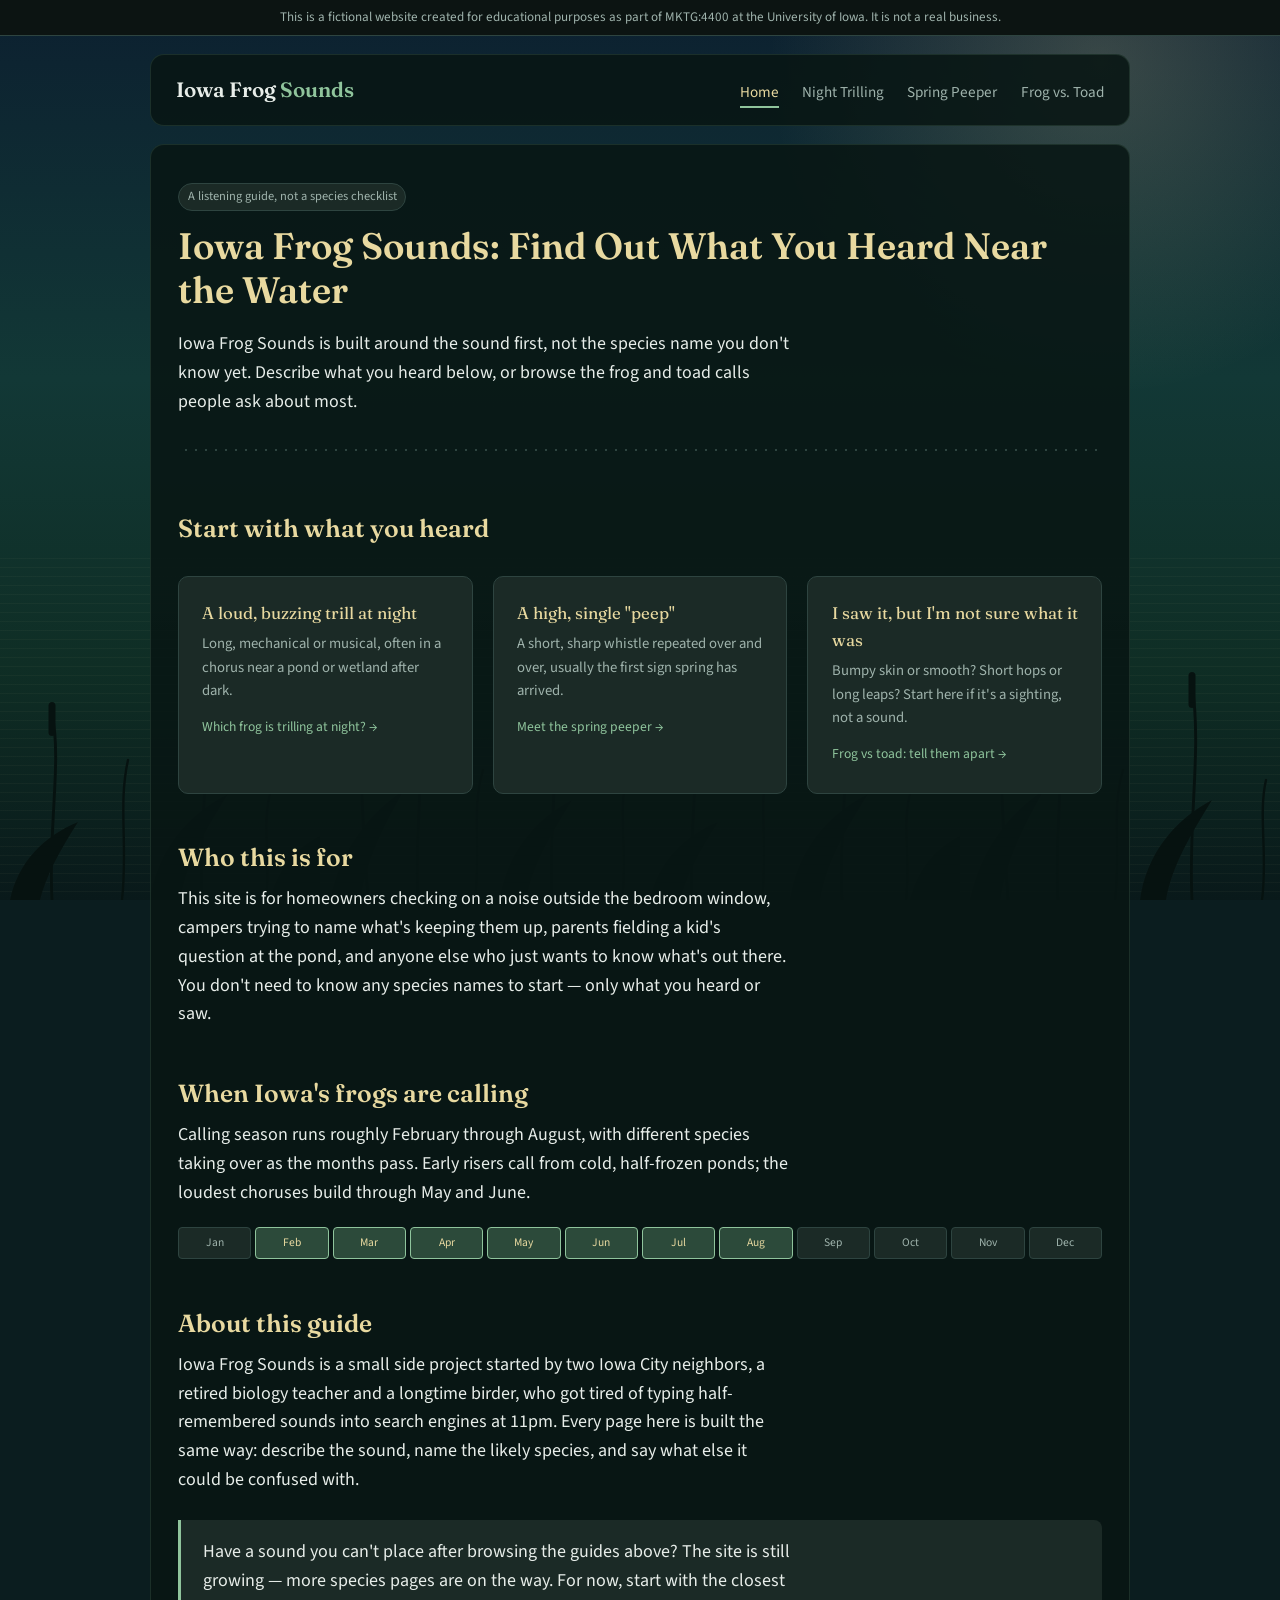
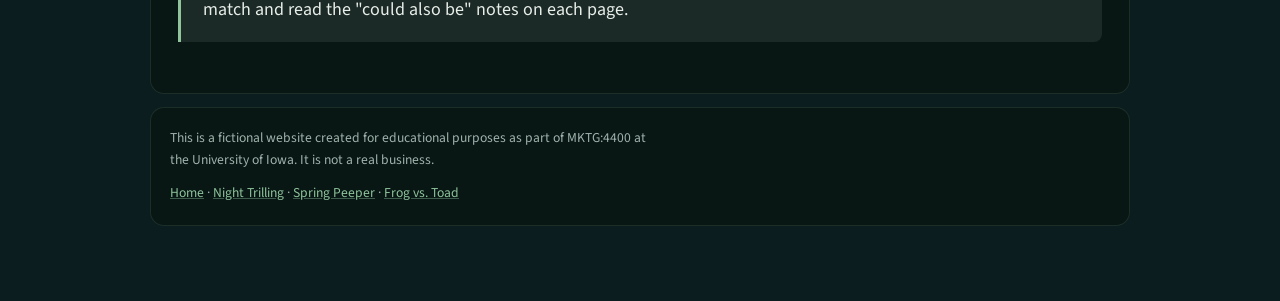
<file: index.html>
<!DOCTYPE html>
<html lang="en">
<head>
<meta charset="UTF-8">
<meta name="viewport" content="width=device-width, initial-scale=1">
<title>Iowa Frog Sounds: Identify Frogs and Toads by Their Call</title>
<meta name="description" content="A sound-first guide to Iowa's frogs and toads. Describe the call you heard near a pond, ditch, or yard and find out which species made it.">
<link rel="preconnect" href="https://fonts.googleapis.com">
<link rel="preconnect" href="https://fonts.gstatic.com" crossorigin>
<link href="https://fonts.googleapis.com/css2?family=Fraunces:wght@500;600&family=Source+Sans+3:wght@400;600&display=swap" rel="stylesheet">
<link rel="canonical" href="https://coopgolfs.github.io/frogs-in-iowa/">
<link rel="stylesheet" href="style.css">
</head>
<body>

<div class="notice">This is a fictional website created for educational purposes as part of MKTG:4400 at the University of Iowa. It is not a real business.</div>

<header class="site">
  <div class="brand">
    <a class="home-link" href="index.html" aria-current="page">Iowa Frog <span>Sounds</span></a>
    <nav class="main" aria-label="Primary">
      <ul>
        <li><a href="index.html" aria-current="page">Home</a></li>
        <li><a href="trilling-noise-iowa.html">Night Trilling</a></li>
        <li><a href="spring-peeper.html">Spring Peeper</a></li>
        <li><a href="frog-vs-toad.html">Frog vs. Toad</a></li>
      </ul>
    </nav>
  </div>
</header>

<main class="wide">
  <span class="tag">A listening guide, not a species checklist</span>
  <h1>Iowa Frog Sounds: Find Out What You Heard Near the Water</h1>
  <p class="lede">Iowa Frog Sounds is built around the sound first, not the species name you don't know yet. Describe what you heard below, or browse the frog and toad calls people ask about most.</p>

  <div class="wave" aria-hidden="true"></div>

  <h2>Start with what you heard</h2>
  <div class="grid">
    <a class="card" href="trilling-noise-iowa.html">
      <div class="sound">A loud, buzzing trill at night</div>
      <p>Long, mechanical or musical, often in a chorus near a pond or wetland after dark.</p>
      <span class="go">Which frog is trilling at night? →</span>
    </a>
    <a class="card" href="spring-peeper.html">
      <div class="sound">A high, single "peep"</div>
      <p>A short, sharp whistle repeated over and over, usually the first sign spring has arrived.</p>
      <span class="go">Meet the spring peeper →</span>
    </a>
    <a class="card" href="frog-vs-toad.html">
      <div class="sound">I saw it, but I'm not sure what it was</div>
      <p>Bumpy skin or smooth? Short hops or long leaps? Start here if it's a sighting, not a sound.</p>
      <span class="go">Frog vs toad: tell them apart →</span>
    </a>
  </div>

  <h2>Who this is for</h2>
  <p>This site is for homeowners checking on a noise outside the bedroom window, campers trying to name what's keeping them up, parents fielding a kid's question at the pond, and anyone else who just wants to know what's out there. You don't need to know any species names to start — only what you heard or saw.</p>

  <h2>When Iowa's frogs are calling</h2>
  <p>Calling season runs roughly February through August, with different species taking over as the months pass. Early risers call from cold, half-frozen ponds; the loudest choruses build through May and June.</p>
  <div class="calendar" aria-label="Frog and toad calling season by month">
    <div class="month">Jan</div>
    <div class="month active">Feb</div>
    <div class="month active">Mar</div>
    <div class="month active">Apr</div>
    <div class="month active">May</div>
    <div class="month active">Jun</div>
    <div class="month active">Jul</div>
    <div class="month active">Aug</div>
    <div class="month">Sep</div>
    <div class="month">Oct</div>
    <div class="month">Nov</div>
    <div class="month">Dec</div>
  </div>

  <h2>About this guide</h2>
  <p>Iowa Frog Sounds is a small side project started by two Iowa City neighbors, a retired biology teacher and a longtime birder, who got tired of typing half-remembered sounds into search engines at 11pm. Every page here is built the same way: describe the sound, name the likely species, and say what else it could be confused with.</p>

  <div class="callout">
    <p>Have a sound you can't place after browsing the guides above? The site is still growing — more species pages are on the way. For now, start with the closest match and read the "could also be" notes on each page.</p>
  </div>
</main>

<footer class="site">
  <p class="fiction">This is a fictional website created for educational purposes as part of MKTG:4400 at the University of Iowa. It is not a real business.</p>
  <nav aria-label="Footer">
    <a href="index.html">Home</a> ·
    <a href="trilling-noise-iowa.html">Night Trilling</a> ·
    <a href="spring-peeper.html">Spring Peeper</a> ·
    <a href="frog-vs-toad.html">Frog vs. Toad</a>
  </nav>
</footer>

</body>
</html>
</file>
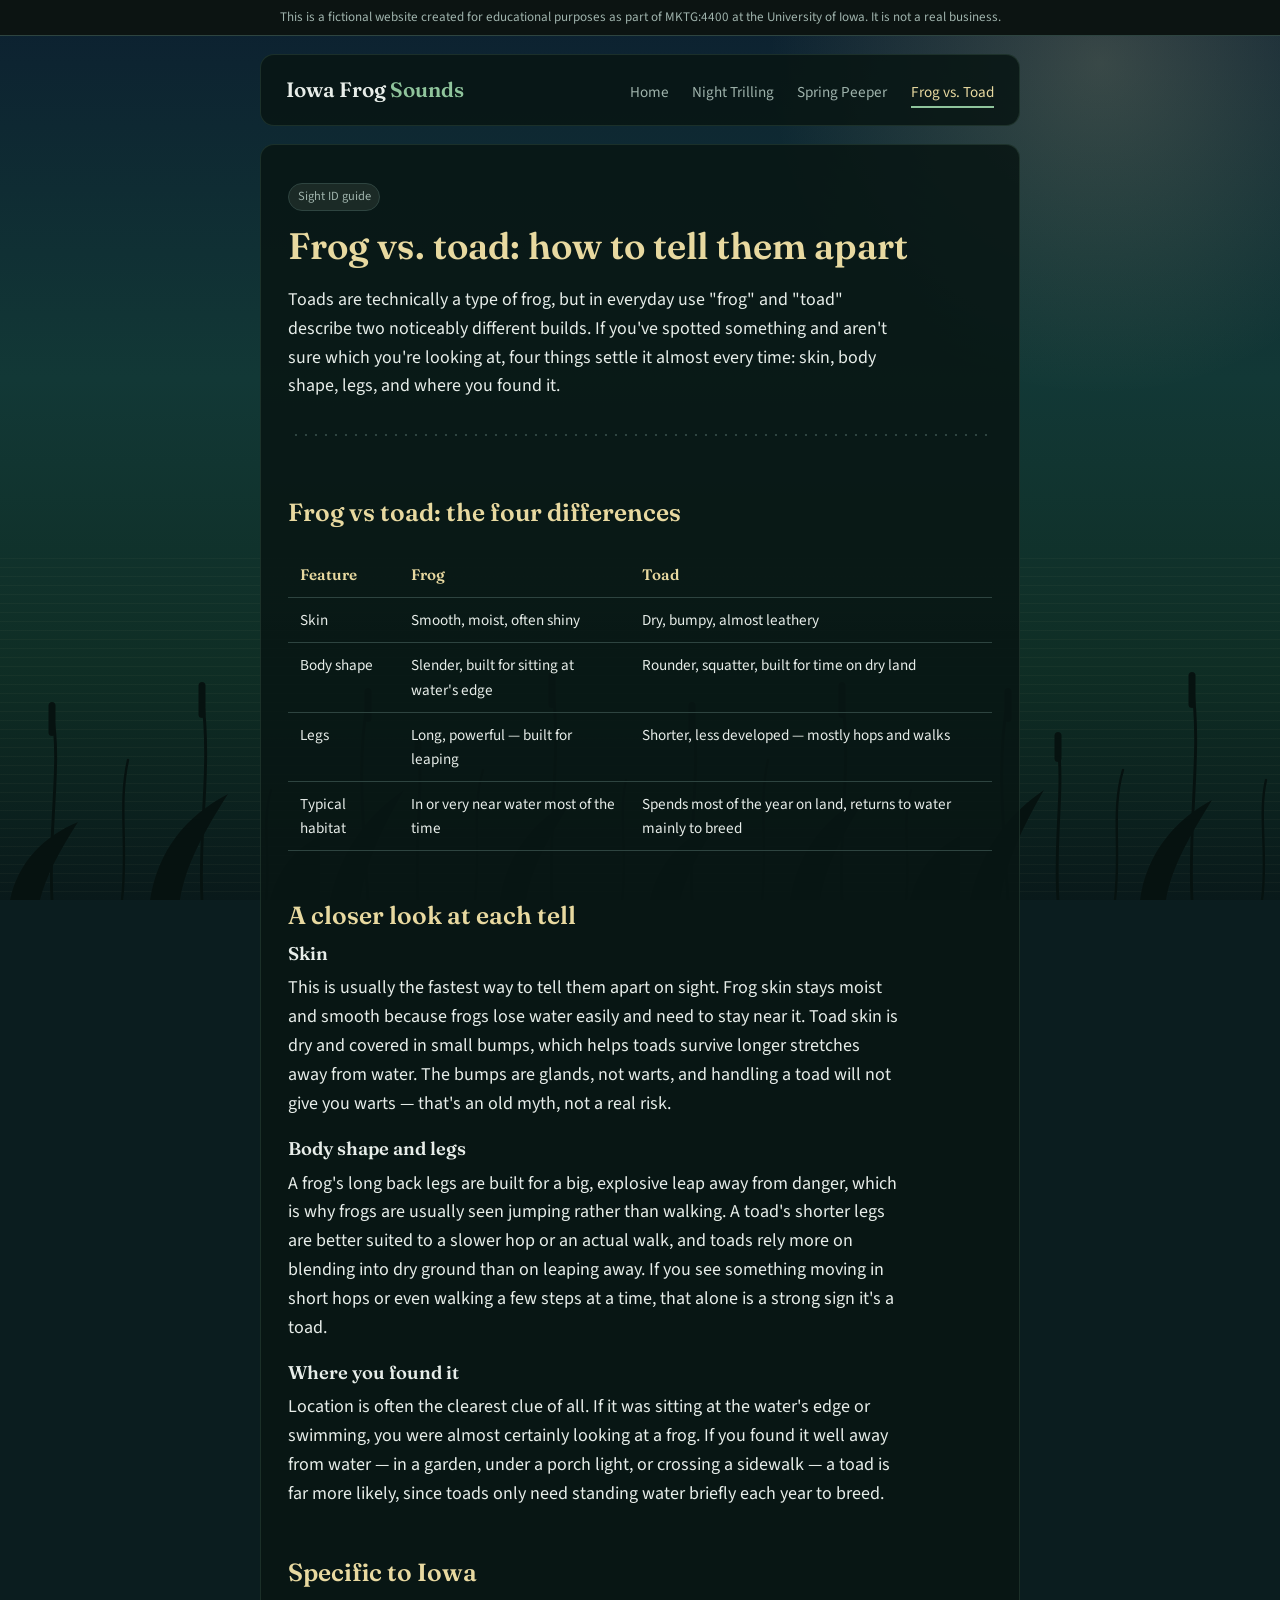
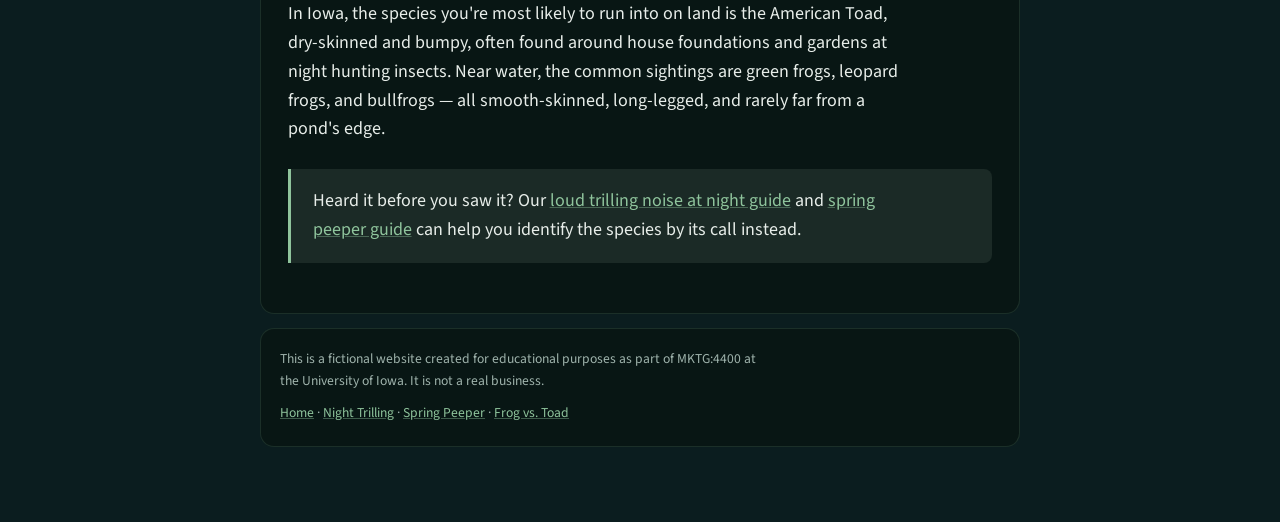
<file: frog-vs-toad.html>
<!DOCTYPE html>
<html lang="en">
<head>
<meta charset="UTF-8">
<meta name="viewport" content="width=device-width, initial-scale=1">
<title>Frog vs Toad: 4 Differences and How to Tell Them Apart</title>
<meta name="description" content="Frog vs toad: compare skin, body shape, legs, and habitat to tell them apart fast, with notes on the species you'll find in Iowa.">
<link rel="preconnect" href="https://fonts.googleapis.com">
<link rel="preconnect" href="https://fonts.gstatic.com" crossorigin>
<link href="https://fonts.googleapis.com/css2?family=Fraunces:wght@500;600&family=Source+Sans+3:wght@400;600&display=swap" rel="stylesheet">
<link rel="canonical" href="https://coopgolfs.github.io/frogs-in-iowa/frog-vs-toad.html">
<link rel="stylesheet" href="style.css">
</head>
<body>

<div class="notice">This is a fictional website created for educational purposes as part of MKTG:4400 at the University of Iowa. It is not a real business.</div>

<header class="site">
  <div class="brand">
    <a class="home-link" href="index.html">Iowa Frog <span>Sounds</span></a>
    <nav class="main" aria-label="Primary">
      <ul>
        <li><a href="index.html">Home</a></li>
        <li><a href="trilling-noise-iowa.html">Night Trilling</a></li>
        <li><a href="spring-peeper.html">Spring Peeper</a></li>
        <li><a href="frog-vs-toad.html" aria-current="page">Frog vs. Toad</a></li>
      </ul>
    </nav>
  </div>
</header>

<main>
  <span class="tag">Sight ID guide</span>
  <h1>Frog vs. toad: how to tell them apart</h1>
  <p class="lede">Toads are technically a type of frog, but in everyday use "frog" and "toad" describe two noticeably different builds. If you've spotted something and aren't sure which you're looking at, four things settle it almost every time: skin, body shape, legs, and where you found it.</p>

  <div class="wave" aria-hidden="true"></div>

  <h2>Frog vs toad: the four differences</h2>
  <div class="table-wrap">
    <table>
      <thead>
        <tr>
          <th>Feature</th>
          <th>Frog</th>
          <th>Toad</th>
        </tr>
      </thead>
      <tbody>
        <tr>
          <td>Skin</td>
          <td>Smooth, moist, often shiny</td>
          <td>Dry, bumpy, almost leathery</td>
        </tr>
        <tr>
          <td>Body shape</td>
          <td>Slender, built for sitting at water's edge</td>
          <td>Rounder, squatter, built for time on dry land</td>
        </tr>
        <tr>
          <td>Legs</td>
          <td>Long, powerful — built for leaping</td>
          <td>Shorter, less developed — mostly hops and walks</td>
        </tr>
        <tr>
          <td>Typical habitat</td>
          <td>In or very near water most of the time</td>
          <td>Spends most of the year on land, returns to water mainly to breed</td>
        </tr>
      </tbody>
    </table>
  </div>

  <h2>A closer look at each tell</h2>
  <h3>Skin</h3>
  <p>This is usually the fastest way to tell them apart on sight. Frog skin stays moist and smooth because frogs lose water easily and need to stay near it. Toad skin is dry and covered in small bumps, which helps toads survive longer stretches away from water. The bumps are glands, not warts, and handling a toad will not give you warts — that's an old myth, not a real risk.</p>

  <h3>Body shape and legs</h3>
  <p>A frog's long back legs are built for a big, explosive leap away from danger, which is why frogs are usually seen jumping rather than walking. A toad's shorter legs are better suited to a slower hop or an actual walk, and toads rely more on blending into dry ground than on leaping away. If you see something moving in short hops or even walking a few steps at a time, that alone is a strong sign it's a toad.</p>

  <h3>Where you found it</h3>
  <p>Location is often the clearest clue of all. If it was sitting at the water's edge or swimming, you were almost certainly looking at a frog. If you found it well away from water — in a garden, under a porch light, or crossing a sidewalk — a toad is far more likely, since toads only need standing water briefly each year to breed.</p>

  <h2>Specific to Iowa</h2>
  <p>In Iowa, the species you're most likely to run into on land is the American Toad, dry-skinned and bumpy, often found around house foundations and gardens at night hunting insects. Near water, the common sightings are green frogs, leopard frogs, and bullfrogs — all smooth-skinned, long-legged, and rarely far from a pond's edge.</p>

  <div class="callout">
    <p>Heard it before you saw it? Our <a href="trilling-noise-iowa.html">loud trilling noise at night guide</a> and <a href="spring-peeper.html">spring peeper guide</a> can help you identify the species by its call instead.</p>
  </div>
</main>

<footer class="site">
  <p class="fiction">This is a fictional website created for educational purposes as part of MKTG:4400 at the University of Iowa. It is not a real business.</p>
  <nav aria-label="Footer">
    <a href="index.html">Home</a> ·
    <a href="trilling-noise-iowa.html">Night Trilling</a> ·
    <a href="spring-peeper.html">Spring Peeper</a> ·
    <a href="frog-vs-toad.html">Frog vs. Toad</a>
  </nav>
</footer>

</body>
</html>
</file>
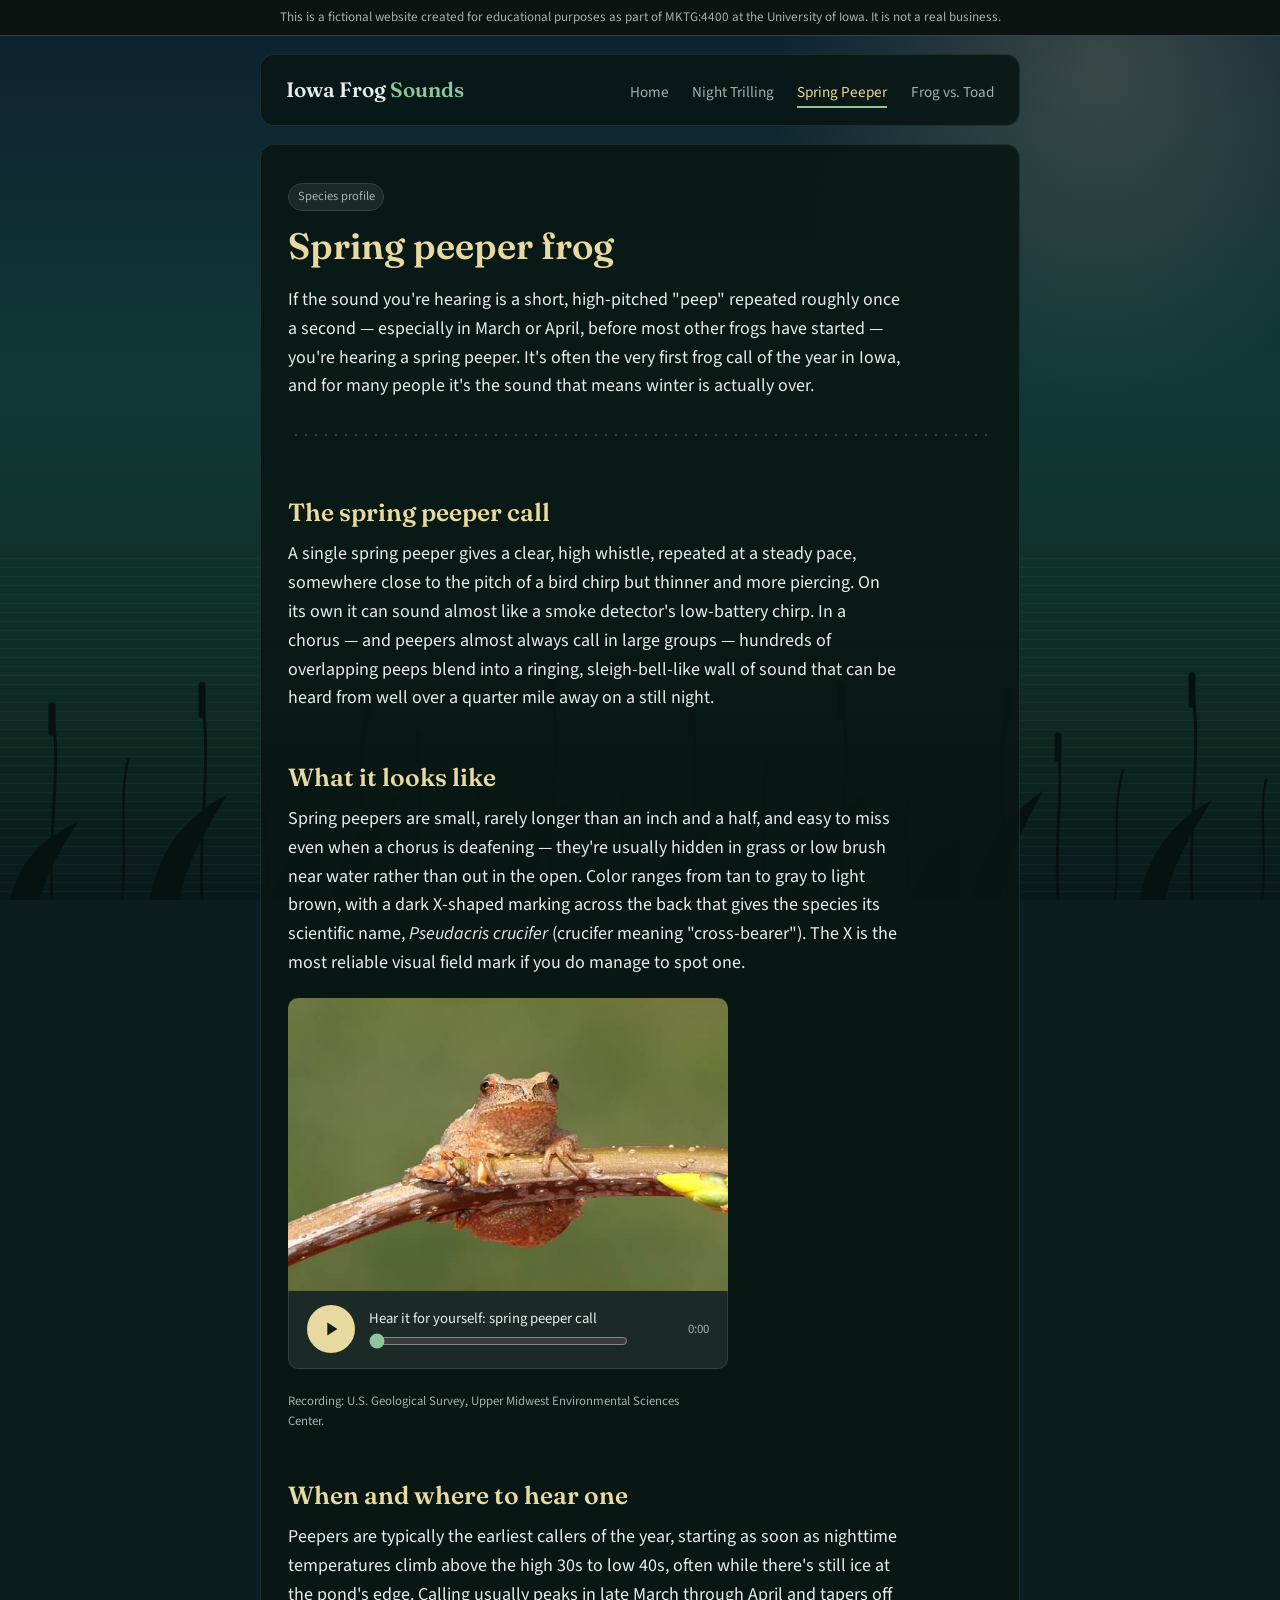
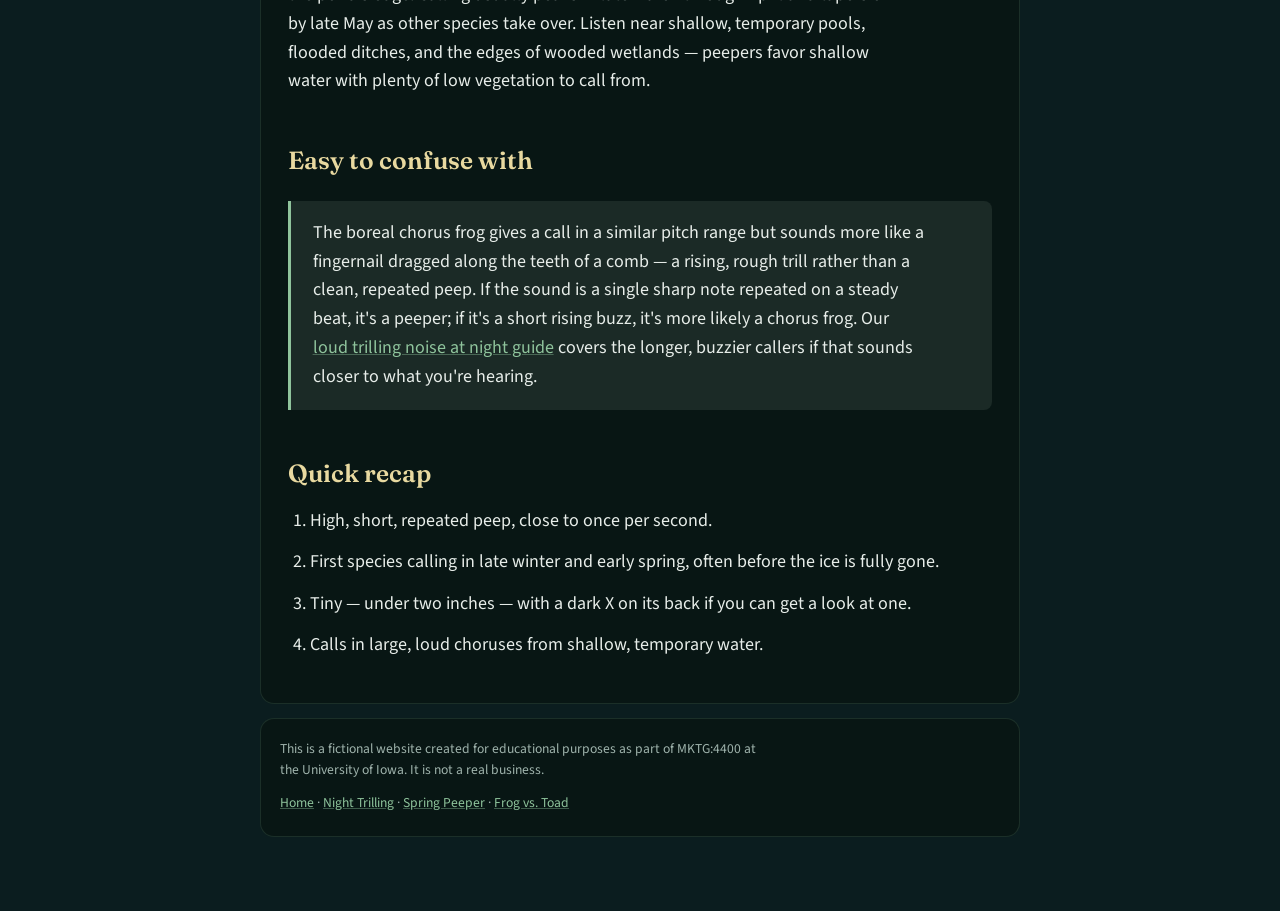
<file: spring-peeper.html>
<!DOCTYPE html>
<html lang="en">
<head>
<meta charset="UTF-8">
<meta name="viewport" content="width=device-width, initial-scale=1">
<title>Spring Peeper Frog: Identification &amp; Call Guide for Iowa</title>
<meta name="description" content="Hear a high peep in early spring? It's a spring peeper frog, often Iowa's first call of the year. Learn its sound, look, and season.">
<link rel="preconnect" href="https://fonts.googleapis.com">
<link rel="preconnect" href="https://fonts.gstatic.com" crossorigin>
<link href="https://fonts.googleapis.com/css2?family=Fraunces:wght@500;600&family=Source+Sans+3:wght@400;600&display=swap" rel="stylesheet">
<link rel="canonical" href="https://coopgolfs.github.io/frogs-in-iowa/spring-peeper.html">
<link rel="stylesheet" href="style.css">
<script src="audio-player.js" defer></script>
</head>
<body>

<div class="notice">This is a fictional website created for educational purposes as part of MKTG:4400 at the University of Iowa. It is not a real business.</div>

<header class="site">
  <div class="brand">
    <a class="home-link" href="index.html">Iowa Frog <span>Sounds</span></a>
    <nav class="main" aria-label="Primary">
      <ul>
        <li><a href="index.html">Home</a></li>
        <li><a href="trilling-noise-iowa.html">Night Trilling</a></li>
        <li><a href="spring-peeper.html" aria-current="page">Spring Peeper</a></li>
        <li><a href="frog-vs-toad.html">Frog vs. Toad</a></li>
      </ul>
    </nav>
  </div>
</header>

<main>
  <span class="tag">Species profile</span>
  <h1>Spring peeper frog</h1>
  <p class="lede">If the sound you're hearing is a short, high-pitched "peep" repeated roughly once a second — especially in March or April, before most other frogs have started — you're hearing a spring peeper. It's often the very first frog call of the year in Iowa, and for many people it's the sound that means winter is actually over.</p>

  <div class="wave" aria-hidden="true"></div>

  <h2>The spring peeper call</h2>
  <p>A single spring peeper gives a clear, high whistle, repeated at a steady pace, somewhere close to the pitch of a bird chirp but thinner and more piercing. On its own it can sound almost like a smoke detector's low-battery chirp. In a chorus — and peepers almost always call in large groups — hundreds of overlapping peeps blend into a ringing, sleigh-bell-like wall of sound that can be heard from well over a quarter mile away on a still night.</p>


  <h2>What it looks like</h2>
  <p>Spring peepers are small, rarely longer than an inch and a half, and easy to miss even when a chorus is deafening — they're usually hidden in grass or low brush near water rather than out in the open. Color ranges from tan to gray to light brown, with a dark X-shaped marking across the back that gives the species its scientific name, <em>Pseudacris crucifer</em> (crucifer meaning "cross-bearer"). The X is the most reliable visual field mark if you do manage to spot one.</p>
  <figure class="species">
    <img src="spring-peeper.jpg" width="612" height="408" loading="lazy" alt="Spring peeper frog, a small tan-brown treefrog with large dark eyes, perched on a twig">
    <div class="player" data-player data-name="spring peeper call" data-fallback="https://www.youtube.com/watch?v=q_L7Ha6uwQA">
      <audio preload="none" src="spring-peeper.mp3"></audio>
      <button class="play-btn" type="button" aria-label="Play spring peeper call">
        <svg class="icon-play" viewBox="0 0 24 24" aria-hidden="true"><path d="M8 5v14l11-7z"/></svg>
        <svg class="icon-pause" viewBox="0 0 24 24" aria-hidden="true"><path d="M6 5h4v14H6zM14 5h4v14h-4z"/></svg>
      </button>
      <div class="player-main">
        <span class="player-label">Hear it for yourself: spring peeper call</span>
        <input class="seek" type="range" min="0" max="100" value="0" step="0.1" aria-label="Seek spring peeper call">
      </div>
      <span class="player-time" aria-hidden="true">0:00</span>
      <p class="player-note" role="status" hidden></p>
    </div>
  </figure>
  <p class="credit">Recording: U.S. Geological Survey, Upper Midwest Environmental Sciences Center.</p>

  <h2>When and where to hear one</h2>
  <p>Peepers are typically the earliest callers of the year, starting as soon as nighttime temperatures climb above the high 30s to low 40s, often while there's still ice at the pond's edge. Calling usually peaks in late March through April and tapers off by late May as other species take over. Listen near shallow, temporary pools, flooded ditches, and the edges of wooded wetlands — peepers favor shallow water with plenty of low vegetation to call from.</p>

  <h2>Easy to confuse with</h2>
  <div class="callout">
    <p>The boreal chorus frog gives a call in a similar pitch range but sounds more like a fingernail dragged along the teeth of a comb — a rising, rough trill rather than a clean, repeated peep. If the sound is a single sharp note repeated on a steady beat, it's a peeper; if it's a short rising buzz, it's more likely a chorus frog. Our <a href="trilling-noise-iowa.html">loud trilling noise at night guide</a> covers the longer, buzzier callers if that sounds closer to what you're hearing.</p>
  </div>

  <h2>Quick recap</h2>
  <ol class="steps">
    <li>High, short, repeated peep, close to once per second.</li>
    <li>First species calling in late winter and early spring, often before the ice is fully gone.</li>
    <li>Tiny — under two inches — with a dark X on its back if you can get a look at one.</li>
    <li>Calls in large, loud choruses from shallow, temporary water.</li>
  </ol>
</main>

<footer class="site">
  <p class="fiction">This is a fictional website created for educational purposes as part of MKTG:4400 at the University of Iowa. It is not a real business.</p>
  <nav aria-label="Footer">
    <a href="index.html">Home</a> ·
    <a href="trilling-noise-iowa.html">Night Trilling</a> ·
    <a href="spring-peeper.html">Spring Peeper</a> ·
    <a href="frog-vs-toad.html">Frog vs. Toad</a>
  </nav>
</footer>

</body>
</html>
</file>
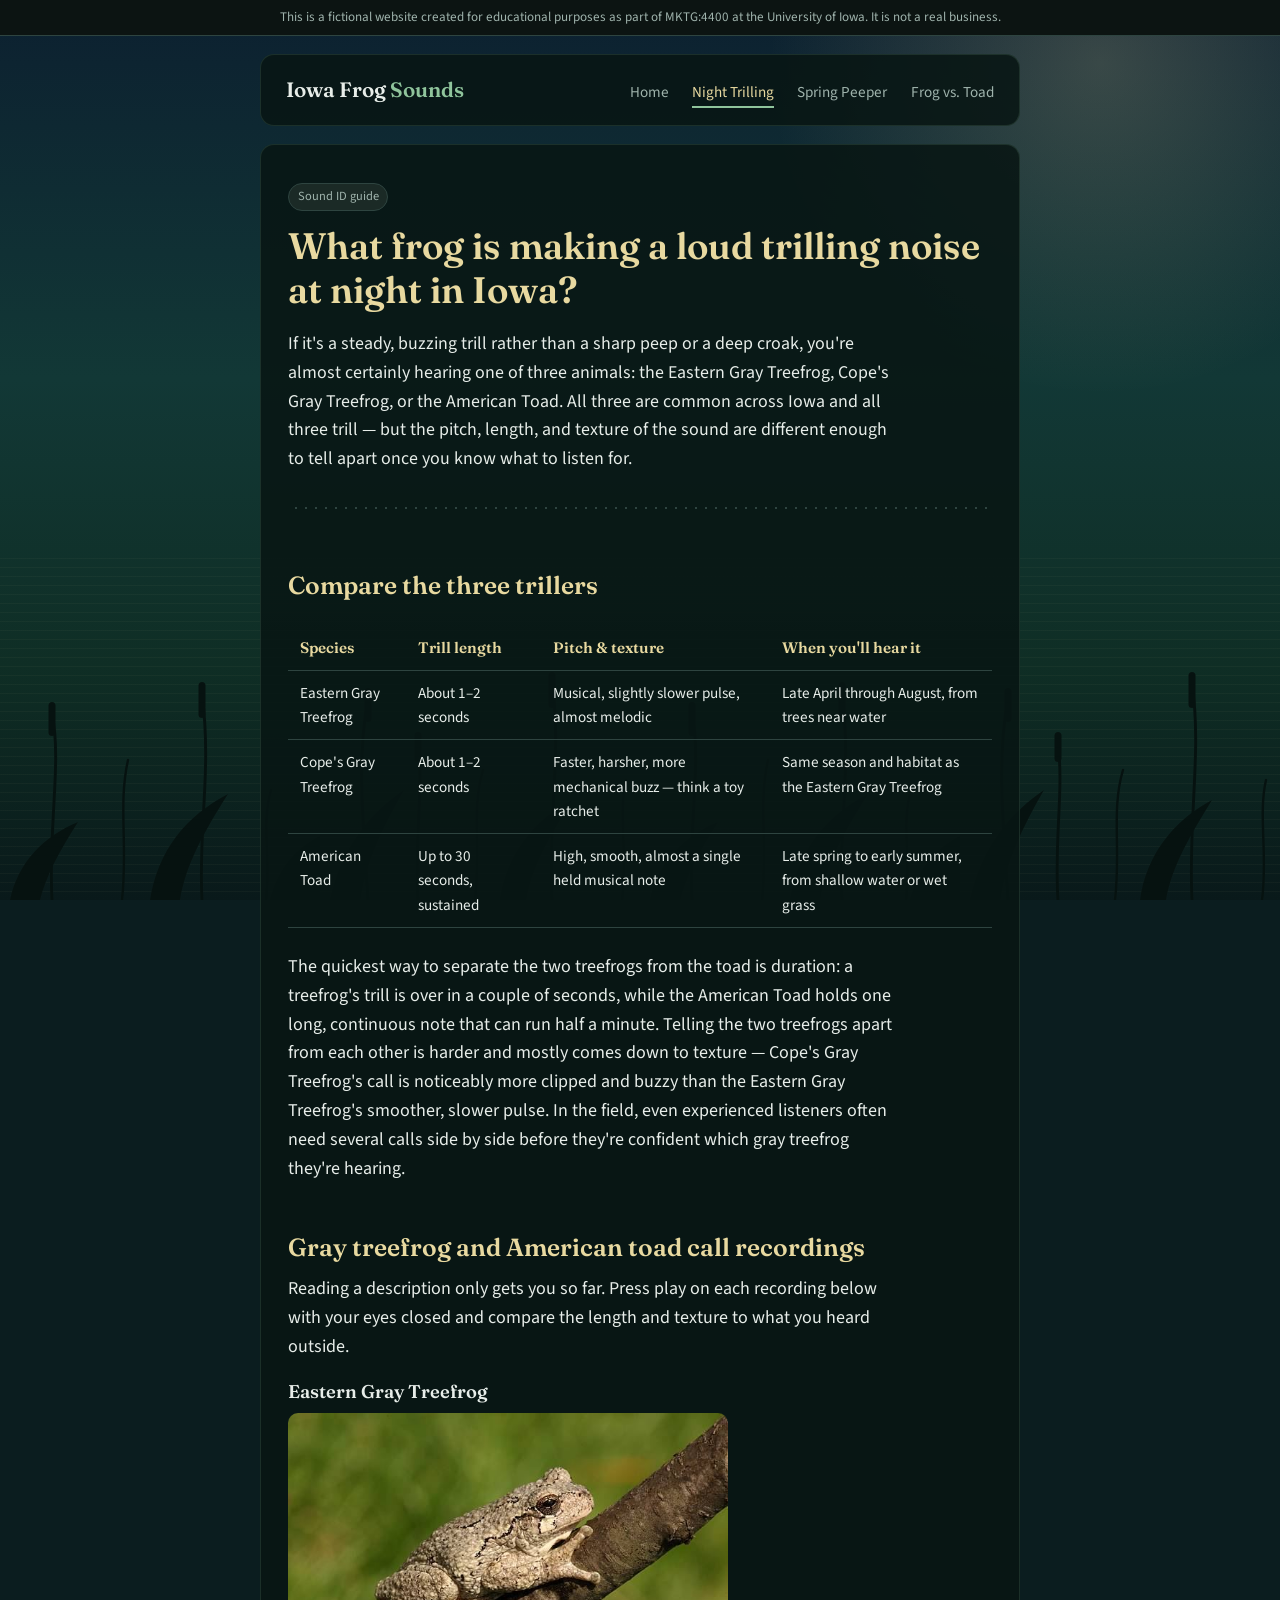
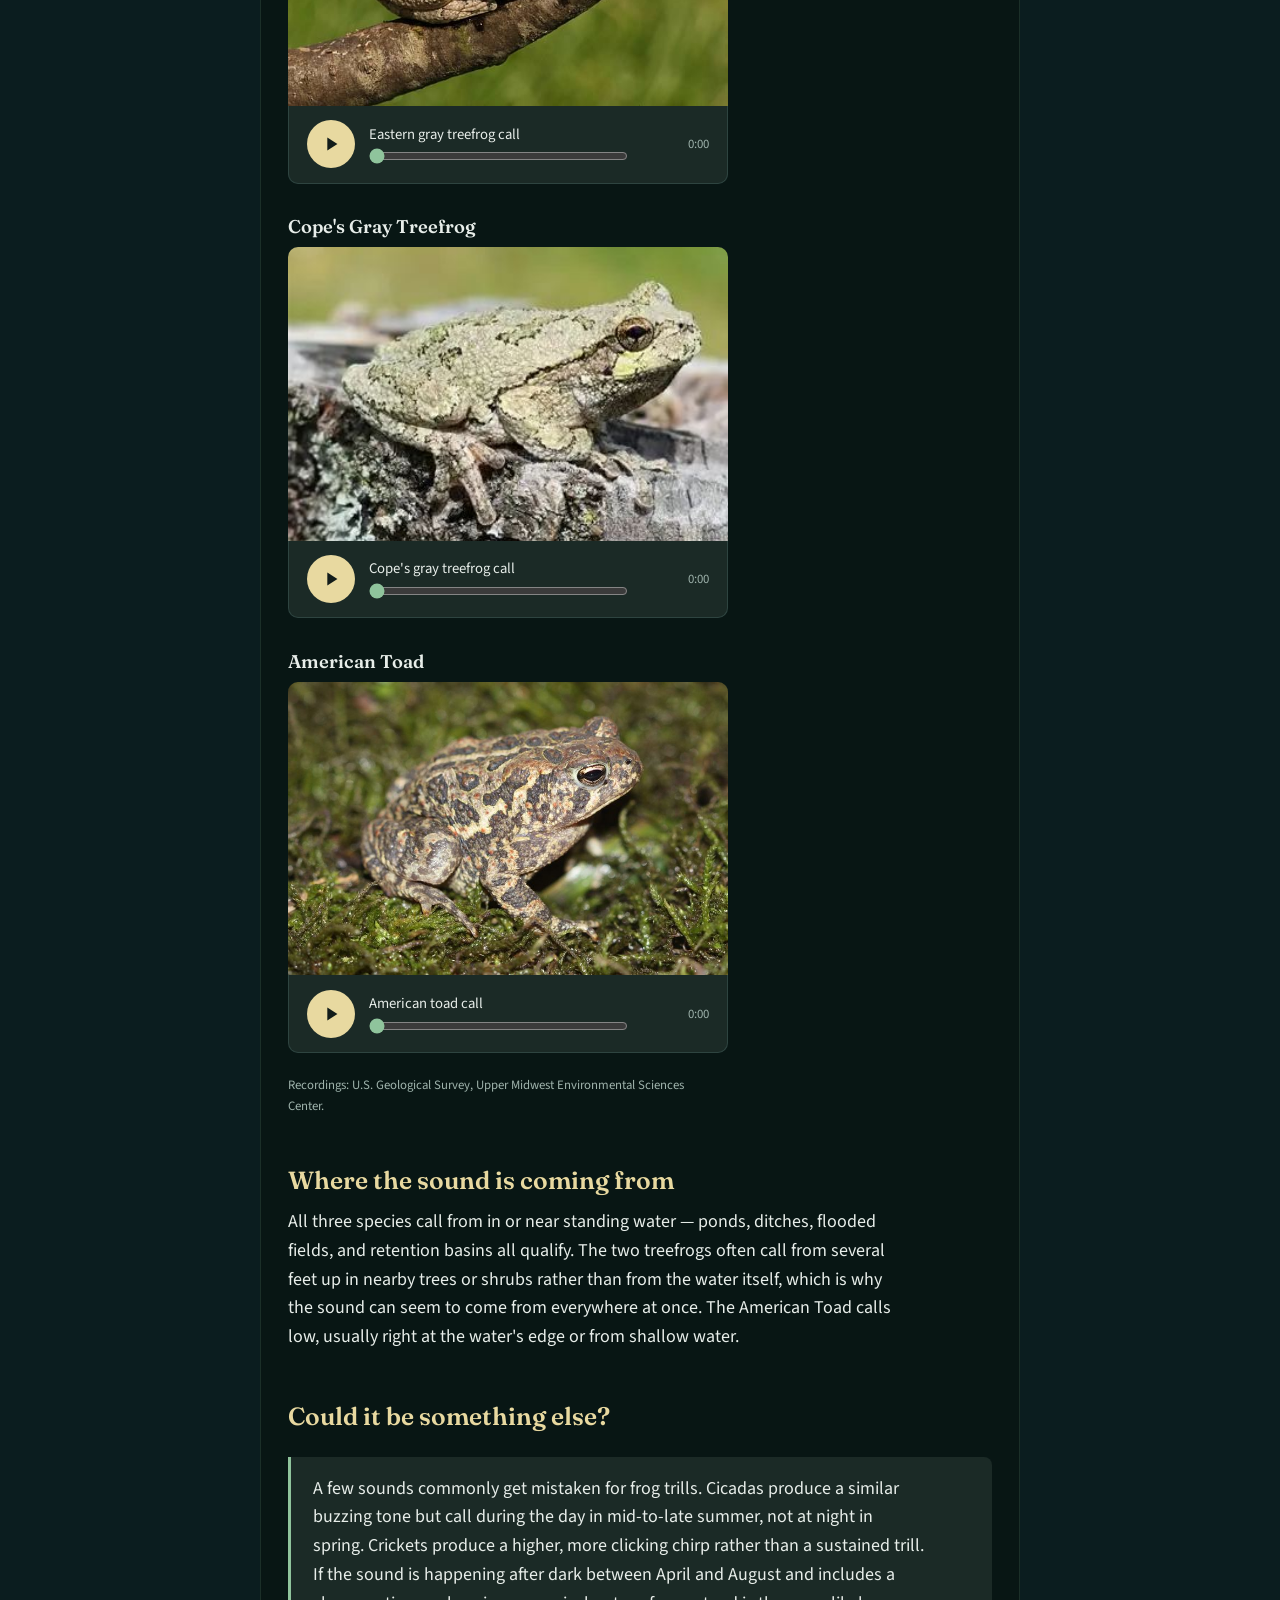
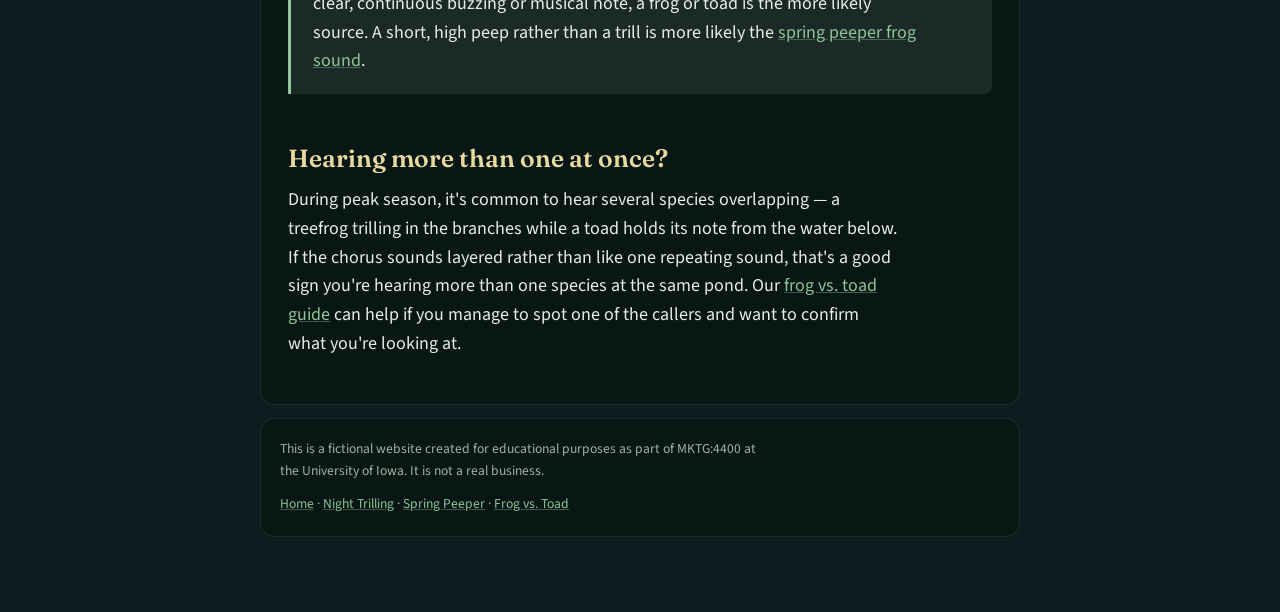
<file: trilling-noise-iowa.html>
<!DOCTYPE html>
<html lang="en">
<head>
<meta charset="UTF-8">
<meta name="viewport" content="width=device-width, initial-scale=1">
<title>What Frog Is Making a Loud Trilling Noise at Night in Iowa?</title>
<meta name="description" content="Hearing a loud trill at night in Iowa? It's likely an Eastern or Cope's gray treefrog or an American toad. Compare length, pitch, and season.">
<link rel="preconnect" href="https://fonts.googleapis.com">
<link rel="preconnect" href="https://fonts.gstatic.com" crossorigin>
<link href="https://fonts.googleapis.com/css2?family=Fraunces:wght@500;600&family=Source+Sans+3:wght@400;600&display=swap" rel="stylesheet">
<link rel="canonical" href="https://coopgolfs.github.io/frogs-in-iowa/trilling-noise-iowa.html">
<link rel="stylesheet" href="style.css">
<script src="audio-player.js" defer></script>
</head>
<body>

<div class="notice">This is a fictional website created for educational purposes as part of MKTG:4400 at the University of Iowa. It is not a real business.</div>

<header class="site">
  <div class="brand">
    <a class="home-link" href="index.html">Iowa Frog <span>Sounds</span></a>
    <nav class="main" aria-label="Primary">
      <ul>
        <li><a href="index.html">Home</a></li>
        <li><a href="trilling-noise-iowa.html" aria-current="page">Night Trilling</a></li>
        <li><a href="spring-peeper.html">Spring Peeper</a></li>
        <li><a href="frog-vs-toad.html">Frog vs. Toad</a></li>
      </ul>
    </nav>
  </div>
</header>

<main>
  <span class="tag">Sound ID guide</span>
  <h1>What frog is making a loud trilling noise at night in Iowa?</h1>
  <p class="lede">If it's a steady, buzzing trill rather than a sharp peep or a deep croak, you're almost certainly hearing one of three animals: the Eastern Gray Treefrog, Cope's Gray Treefrog, or the American Toad. All three are common across Iowa and all three trill — but the pitch, length, and texture of the sound are different enough to tell apart once you know what to listen for.</p>

  <div class="wave" aria-hidden="true"></div>

  <h2>Compare the three trillers</h2>
  <div class="table-wrap">
    <table>
      <thead>
        <tr>
          <th>Species</th>
          <th>Trill length</th>
          <th>Pitch &amp; texture</th>
          <th>When you'll hear it</th>
        </tr>
      </thead>
      <tbody>
        <tr>
          <td>Eastern Gray Treefrog</td>
          <td>About 1–2 seconds</td>
          <td>Musical, slightly slower pulse, almost melodic</td>
          <td>Late April through August, from trees near water</td>
        </tr>
        <tr>
          <td>Cope's Gray Treefrog</td>
          <td>About 1–2 seconds</td>
          <td>Faster, harsher, more mechanical buzz — think a toy ratchet</td>
          <td>Same season and habitat as the Eastern Gray Treefrog</td>
        </tr>
        <tr>
          <td>American Toad</td>
          <td>Up to 30 seconds, sustained</td>
          <td>High, smooth, almost a single held musical note</td>
          <td>Late spring to early summer, from shallow water or wet grass</td>
        </tr>
      </tbody>
    </table>
  </div>

  <p>The quickest way to separate the two treefrogs from the toad is duration: a treefrog's trill is over in a couple of seconds, while the American Toad holds one long, continuous note that can run half a minute. Telling the two treefrogs apart from each other is harder and mostly comes down to texture — Cope's Gray Treefrog's call is noticeably more clipped and buzzy than the Eastern Gray Treefrog's smoother, slower pulse. In the field, even experienced listeners often need several calls side by side before they're confident which gray treefrog they're hearing.</p>

  <h2>Gray treefrog and American toad call recordings</h2>
  <p>Reading a description only gets you so far. Press play on each recording below with your eyes closed and compare the length and texture to what you heard outside.</p>

  <h3>Eastern Gray Treefrog</h3>
  <figure class="species">
    <img src="eastern-gray-treefrog.jpg" width="612" height="408" loading="lazy" alt="Eastern gray treefrog, a trilling frog common in Iowa, resting on a tree branch">
    <div class="player" data-player data-name="Eastern gray treefrog call" data-fallback="https://www.youtube.com/watch?v=2kd5c4p8-0M">
      <audio preload="none" src="eastern-gray-treefrog.mp3"></audio>
      <button class="play-btn" type="button" aria-label="Play Eastern gray treefrog call">
        <svg class="icon-play" viewBox="0 0 24 24" aria-hidden="true"><path d="M8 5v14l11-7z"/></svg>
        <svg class="icon-pause" viewBox="0 0 24 24" aria-hidden="true"><path d="M6 5h4v14H6zM14 5h4v14h-4z"/></svg>
      </button>
      <div class="player-main">
        <span class="player-label">Eastern gray treefrog call</span>
        <input class="seek" type="range" min="0" max="100" value="0" step="0.1" aria-label="Seek Eastern gray treefrog call">
      </div>
      <span class="player-time" aria-hidden="true">0:00</span>
      <p class="player-note" role="status" hidden></p>
    </div>
  </figure>

  <h3>Cope's Gray Treefrog</h3>
  <figure class="species">
    <img src="copes-gray-treefrog.jpg" width="375" height="270" loading="lazy" alt="Cope's gray treefrog, nearly identical to the Eastern gray treefrog, on a weathered stump">
    <div class="player" data-player data-name="Cope's gray treefrog call" data-fallback="https://www.youtube.com/watch?v=96W0crcrb_s">
      <audio preload="none" src="copes-gray-treefrog.mp3"></audio>
      <button class="play-btn" type="button" aria-label="Play Cope's gray treefrog call">
        <svg class="icon-play" viewBox="0 0 24 24" aria-hidden="true"><path d="M8 5v14l11-7z"/></svg>
        <svg class="icon-pause" viewBox="0 0 24 24" aria-hidden="true"><path d="M6 5h4v14H6zM14 5h4v14h-4z"/></svg>
      </button>
      <div class="player-main">
        <span class="player-label">Cope's gray treefrog call</span>
        <input class="seek" type="range" min="0" max="100" value="0" step="0.1" aria-label="Seek Cope's gray treefrog call">
      </div>
      <span class="player-time" aria-hidden="true">0:00</span>
      <p class="player-note" role="status" hidden></p>
    </div>
  </figure>

  <h3>American Toad</h3>
  <figure class="species">
    <img src="american-toad.jpg" width="800" height="533" loading="lazy" alt="American toad with bumpy brown skin, known for a long sustained trill at night">
    <div class="player" data-player data-name="American toad call" data-fallback="https://www.youtube.com/watch?v=ULB6phprgX8">
      <audio preload="none" src="american-toad.mp3"></audio>
      <button class="play-btn" type="button" aria-label="Play American toad call">
        <svg class="icon-play" viewBox="0 0 24 24" aria-hidden="true"><path d="M8 5v14l11-7z"/></svg>
        <svg class="icon-pause" viewBox="0 0 24 24" aria-hidden="true"><path d="M6 5h4v14H6zM14 5h4v14h-4z"/></svg>
      </button>
      <div class="player-main">
        <span class="player-label">American toad call</span>
        <input class="seek" type="range" min="0" max="100" value="0" step="0.1" aria-label="Seek American toad call">
      </div>
      <span class="player-time" aria-hidden="true">0:00</span>
      <p class="player-note" role="status" hidden></p>
    </div>
  </figure>
  <p class="credit">Recordings: U.S. Geological Survey, Upper Midwest Environmental Sciences Center.</p>

  <h2>Where the sound is coming from</h2>
  <p>All three species call from in or near standing water — ponds, ditches, flooded fields, and retention basins all qualify. The two treefrogs often call from several feet up in nearby trees or shrubs rather than from the water itself, which is why the sound can seem to come from everywhere at once. The American Toad calls low, usually right at the water's edge or from shallow water.</p>

  <h2>Could it be something else?</h2>
  <div class="callout">
    <p>A few sounds commonly get mistaken for frog trills. Cicadas produce a similar buzzing tone but call during the day in mid-to-late summer, not at night in spring. Crickets produce a higher, more clicking chirp rather than a sustained trill. If the sound is happening after dark between April and August and includes a clear, continuous buzzing or musical note, a frog or toad is the more likely source. A short, high peep rather than a trill is more likely the <a href="spring-peeper.html">spring peeper frog sound</a>.</p>
  </div>

  <h2>Hearing more than one at once?</h2>
  <p>During peak season, it's common to hear several species overlapping — a treefrog trilling in the branches while a toad holds its note from the water below. If the chorus sounds layered rather than like one repeating sound, that's a good sign you're hearing more than one species at the same pond. Our <a href="frog-vs-toad.html">frog vs. toad guide</a> can help if you manage to spot one of the callers and want to confirm what you're looking at.</p>
</main>

<footer class="site">
  <p class="fiction">This is a fictional website created for educational purposes as part of MKTG:4400 at the University of Iowa. It is not a real business.</p>
  <nav aria-label="Footer">
    <a href="index.html">Home</a> ·
    <a href="trilling-noise-iowa.html">Night Trilling</a> ·
    <a href="spring-peeper.html">Spring Peeper</a> ·
    <a href="frog-vs-toad.html">Frog vs. Toad</a>
  </nav>
</footer>

</body>
</html>
</file>
<file: style.css>
/* Iowa Frog Sounds — shared styles */

:root {
  --ink: #121c1a;
  --panel: #1b2a26;
  --panel-2: #223832;
  --rule: #2e4440;
  --moon: #e8d9a0;
  --leaf: #8fc49c;
  --mist: #e7ede9;
  --muted: #9fb3ac;
  --max: 760px;
  --veil: rgba(9, 22, 20, 0.88);
}

* { box-sizing: border-box; }

html {
  scroll-behavior: smooth;
  background-color: #0b1d1f;
}

/* Pond scene: night sky, moon glow, water, and reed silhouettes.
   Fixed so it stays put while the page scrolls; no image files needed. */
body::before {
  content: "";
  position: fixed;
  inset: 0;
  z-index: -1;
  pointer-events: none;
  background-image:
    url("data:image/svg+xml,%3Csvg xmlns='http://www.w3.org/2000/svg' viewBox='0 0 640 260' width='640' height='260'%3E%3Cg fill='%23061210'%3E%3Cpath d='M10 260 C22 205 52 172 84 150 C62 188 46 222 40 260Z'/%3E%3Cpath d='M180 260 C186 215 214 180 252 160 C230 196 212 226 206 260Z'/%3E%3Cpath d='M330 260 C338 222 364 196 398 182 C380 210 366 236 360 260Z'/%3E%3Cpath d='M470 260 C478 210 506 176 548 154 C524 192 506 224 500 260Z'/%3E%3Cpath d='M590 260 C598 228 616 208 640 196 L640 260Z'/%3E%3Crect x='44.5' y='48' width='7' height='34' rx='3.5'/%3E%3Crect x='94.5' y='92' width='7' height='30' rx='3.5'/%3E%3Crect x='228.5' y='32' width='7' height='36' rx='3.5'/%3E%3Crect x='368.5' y='62' width='7' height='34' rx='3.5'/%3E%3Crect x='518.5' y='42' width='7' height='36' rx='3.5'/%3E%3C/g%3E%3Cg fill='none' stroke='%23061210' stroke-linecap='round'%3E%3Cpath d='M48 260 C44 190 36 120 48 60' stroke-width='3'/%3E%3Cpath d='M98 260 C94 200 104 150 98 104' stroke-width='3'/%3E%3Cpath d='M155 260 C161 210 151 170 163 130' stroke-width='2.5'/%3E%3Cpath d='M232 260 C228 180 242 110 232 44' stroke-width='3'/%3E%3Cpath d='M302 260 C308 215 298 175 306 140' stroke-width='2.5'/%3E%3Cpath d='M372 260 C368 190 382 120 372 74' stroke-width='3'/%3E%3Cpath d='M442 260 C448 205 438 165 448 120' stroke-width='2.5'/%3E%3Cpath d='M522 260 C518 190 532 130 522 54' stroke-width='3'/%3E%3Cpath d='M586 260 C591 215 581 185 591 150' stroke-width='2.5'/%3E%3C/g%3E%3C/svg%3E"),
    repeating-linear-gradient(180deg, rgba(232, 217, 160, 0.035) 0, rgba(232, 217, 160, 0.035) 1px, transparent 1px, transparent 9px),
    radial-gradient(circle at 86% 7%, rgba(232, 217, 160, 0.20), rgba(232, 217, 160, 0) 24%),
    linear-gradient(180deg, #0c2030 0%, #123836 42%, #0f2e25 74%, #09191a 100%);
  background-repeat: repeat-x, no-repeat, no-repeat, no-repeat;
  background-position: bottom center, bottom center, 0 0, 0 0;
  background-size: 640px auto, 100% 38%, 100% 100%, 100% 100%;
}

body {
  margin: 0;
  color: var(--mist);
  font-family: "Source Sans 3", -apple-system, Segoe UI, Roboto, sans-serif;
  font-size: 18px;
  line-height: 1.6;
}

h1, h2, h3 {
  font-family: "Fraunces", Georgia, serif;
  color: var(--moon);
  line-height: 1.2;
  margin: 0 0 0.5em;
}

h1 { font-size: 2.3rem; font-weight: 600; }
h2 { font-size: 1.55rem; font-weight: 600; margin-top: 2em; }
h3 { font-size: 1.15rem; font-weight: 600; color: var(--mist); }

p { margin: 0 0 1.1em; max-width: 68ch; }

a { color: var(--leaf); text-decoration-color: rgba(143, 196, 156, 0.4); }
a:hover { text-decoration-color: var(--leaf); }
a:focus-visible, button:focus-visible { outline: 2px solid var(--moon); outline-offset: 3px; }

/* Fictional notice banner */
.notice {
  background: #0c1412;
  color: var(--muted);
  font-size: 0.82rem;
  text-align: center;
  padding: 0.55em 1em;
  border-bottom: 1px solid var(--rule);
}

/* Header / nav */
header.site {
  width: calc(100% - 1.2em);
  max-width: var(--max);
  margin: 1em auto 0;
  padding: 1em 1.4em;
  background: var(--veil);
  border: 1px solid rgba(143, 196, 156, 0.14);
  border-radius: 14px;
}

body:has(main.wide) header.site,
main.wide ~ footer.site { max-width: 980px; }

.brand {
  display: flex;
  align-items: baseline;
  justify-content: space-between;
  flex-wrap: wrap;
  gap: 0.4em 1em;
}

.brand a.home-link {
  font-family: "Fraunces", Georgia, serif;
  font-size: 1.3rem;
  font-weight: 600;
  color: var(--mist);
  text-decoration: none;
}

.brand a.home-link span { color: var(--leaf); }

nav.main ul {
  list-style: none;
  display: flex;
  flex-wrap: wrap;
  gap: 0.3em 1.3em;
  margin: 0;
  padding: 0;
}

nav.main a {
  color: var(--muted);
  text-decoration: none;
  font-size: 0.95rem;
  border-bottom: 2px solid transparent;
  padding-bottom: 0.15em;
}

nav.main a:hover, nav.main a[aria-current="page"] {
  color: var(--moon);
  border-bottom-color: var(--leaf);
}

/* Main content */
main {
  width: calc(100% - 1.2em);
  max-width: var(--max);
  margin: 1em auto 0;
  padding: 2em 1.5em 1.4em;
  background: var(--veil);
  border: 1px solid rgba(143, 196, 156, 0.14);
  border-radius: 14px;
}

main.wide { max-width: 980px; }

.lede {
  font-size: 1.12rem;
  color: var(--mist);
}

.tag {
  display: inline-block;
  background: var(--panel);
  border: 1px solid var(--rule);
  color: var(--muted);
  font-size: 0.78rem;
  padding: 0.25em 0.7em;
  border-radius: 999px;
  margin-bottom: 1em;
}

/* Card grid on homepage */
.grid {
  display: grid;
  grid-template-columns: repeat(3, 1fr);
  gap: 1.1em;
  margin: 1.8em 0 2.4em;
}

.card {
  background: var(--panel);
  border: 1px solid var(--rule);
  border-radius: 10px;
  padding: 1.3em 1.3em 1.4em;
  text-decoration: none;
  color: var(--mist);
  display: block;
  transition: border-color 0.15s ease, background 0.15s ease;
}

.card:hover { border-color: var(--leaf); background: var(--panel-2); }

.card .sound {
  font-family: "Fraunces", Georgia, serif;
  font-size: 1.05rem;
  color: var(--moon);
  margin-bottom: 0.3em;
}

.card p { font-size: 0.92rem; color: var(--muted); margin-bottom: 0.6em; }

.card .go { font-size: 0.85rem; color: var(--leaf); }

/* Wave divider, pure CSS, no images */
.wave {
  height: 28px;
  margin: 0.4em 0 1.6em;
  background-image: repeating-linear-gradient(
    90deg,
    var(--rule) 0px, var(--rule) 2px,
    transparent 2px, transparent 10px
  );
  background-size: 10px 2px;
  background-position: center;
  background-repeat: repeat-x;
  position: relative;
}

/* Species comparison table */
.table-wrap { overflow-x: auto; margin: 1.4em 0; }

table {
  border-collapse: collapse;
  width: 100%;
  min-width: 480px;
  font-size: 0.95rem;
}

th, td {
  text-align: left;
  padding: 0.65em 0.8em;
  border-bottom: 1px solid var(--rule);
  vertical-align: top;
}

th {
  color: var(--moon);
  font-family: "Fraunces", Georgia, serif;
  font-weight: 600;
  font-size: 0.95rem;
}

/* Decision steps */
ol.steps { padding-left: 1.2em; }
ol.steps li { margin-bottom: 0.7em; }

/* Season calendar strip */
.calendar {
  display: grid;
  grid-template-columns: repeat(12, 1fr);
  gap: 4px;
  margin: 1em 0 1.8em;
}

.calendar .month {
  background: var(--panel);
  border: 1px solid var(--rule);
  border-radius: 4px;
  text-align: center;
  padding: 0.5em 0.2em;
  font-size: 0.72rem;
  color: var(--muted);
}

.calendar .month.active {
  background: #2c4a3a;
  border-color: var(--leaf);
  color: var(--moon);
}

/* Callout box */
.callout {
  background: var(--panel);
  border-left: 3px solid var(--leaf);
  padding: 1em 1.2em;
  border-radius: 0 8px 8px 0;
  margin: 1.4em 0;
}

.callout p:last-child { margin-bottom: 0; }

/* Footer */
footer.site {
  width: calc(100% - 1.2em);
  max-width: var(--max);
  margin: 1em auto 5.5em;
  padding: 1.4em 1.4em 1.6em;
  background: var(--veil);
  border: 1px solid rgba(143, 196, 156, 0.14);
  border-radius: 14px;
  color: var(--muted);
  font-size: 0.85rem;
}

footer.site .fiction {
  color: var(--muted);
  margin-bottom: 0.8em;
}

/* Mobile */
@media (max-width: 640px) {
  body { font-size: 17px; }
  body::before { background-size: 460px auto, 100% 38%, 100% 100%, 100% 100%; }
  header.site { padding: 0.9em 1em; }
  main { padding: 1.4em 1em 1.1em; border-radius: 10px; }
  footer.site { padding: 1.2em 1em 1.3em; margin-bottom: 4.5em; border-radius: 10px; }
  h1 { font-size: 1.8rem; }
  .grid { grid-template-columns: 1fr; }
  .brand { flex-direction: column; align-items: flex-start; }
  .calendar { grid-template-columns: repeat(6, 1fr); }
}

/* Species photo with a play button attached underneath */
figure.species {
  margin: 0 0 1.8em;
  max-width: 440px;
}

figure.species img {
  display: block;
  width: 100%;
  height: auto;
  aspect-ratio: 3 / 2;
  object-fit: cover;
  border-radius: 10px 10px 0 0;
  background: var(--panel);
}

.player {
  display: flex;
  align-items: center;
  flex-wrap: wrap;
  gap: 0.8em;
  background: var(--panel);
  border: 1px solid var(--rule);
  border-top: none;
  border-radius: 0 0 10px 10px;
  padding: 0.8em 1em;
}

.play-btn {
  flex: none;
  width: 48px;
  height: 48px;
  border: 0;
  border-radius: 50%;
  background: var(--moon);
  color: var(--ink);
  display: grid;
  place-items: center;
  cursor: pointer;
  transition: background 0.15s ease;
}

.play-btn:hover { background: #f1e6b8; }
.play-btn:disabled { opacity: 0.4; cursor: not-allowed; }
.play-btn svg { width: 22px; height: 22px; fill: currentColor; }
.play-btn .icon-pause { display: none; }
.player.is-playing .icon-play { display: none; }
.player.is-playing .icon-pause { display: block; }

.player-main {
  flex: 1 1 130px;
  min-width: 0;
  display: flex;
  flex-direction: column;
  gap: 0.25em;
}

.player-label { font-size: 0.92rem; color: var(--mist); line-height: 1.3; }
.seek { width: 100%; margin: 0; accent-color: var(--leaf); }

.player-time {
  flex: none;
  min-width: 5.2em;
  text-align: right;
  font-size: 0.8rem;
  color: var(--muted);
  font-variant-numeric: tabular-nums;
}

.player-note {
  flex-basis: 100%;
  margin: 0;
  font-size: 0.85rem;
  color: var(--muted);
}

.credit {
  font-size: 0.8rem;
  color: var(--muted);
  margin: -0.8em 0 1.6em;
}

@media (max-width: 640px) {
  figure.species { max-width: 100%; }
  .player { padding: 0.7em 0.8em; gap: 0.7em; }
  .player-time { min-width: 4.6em; }
}
</file>
